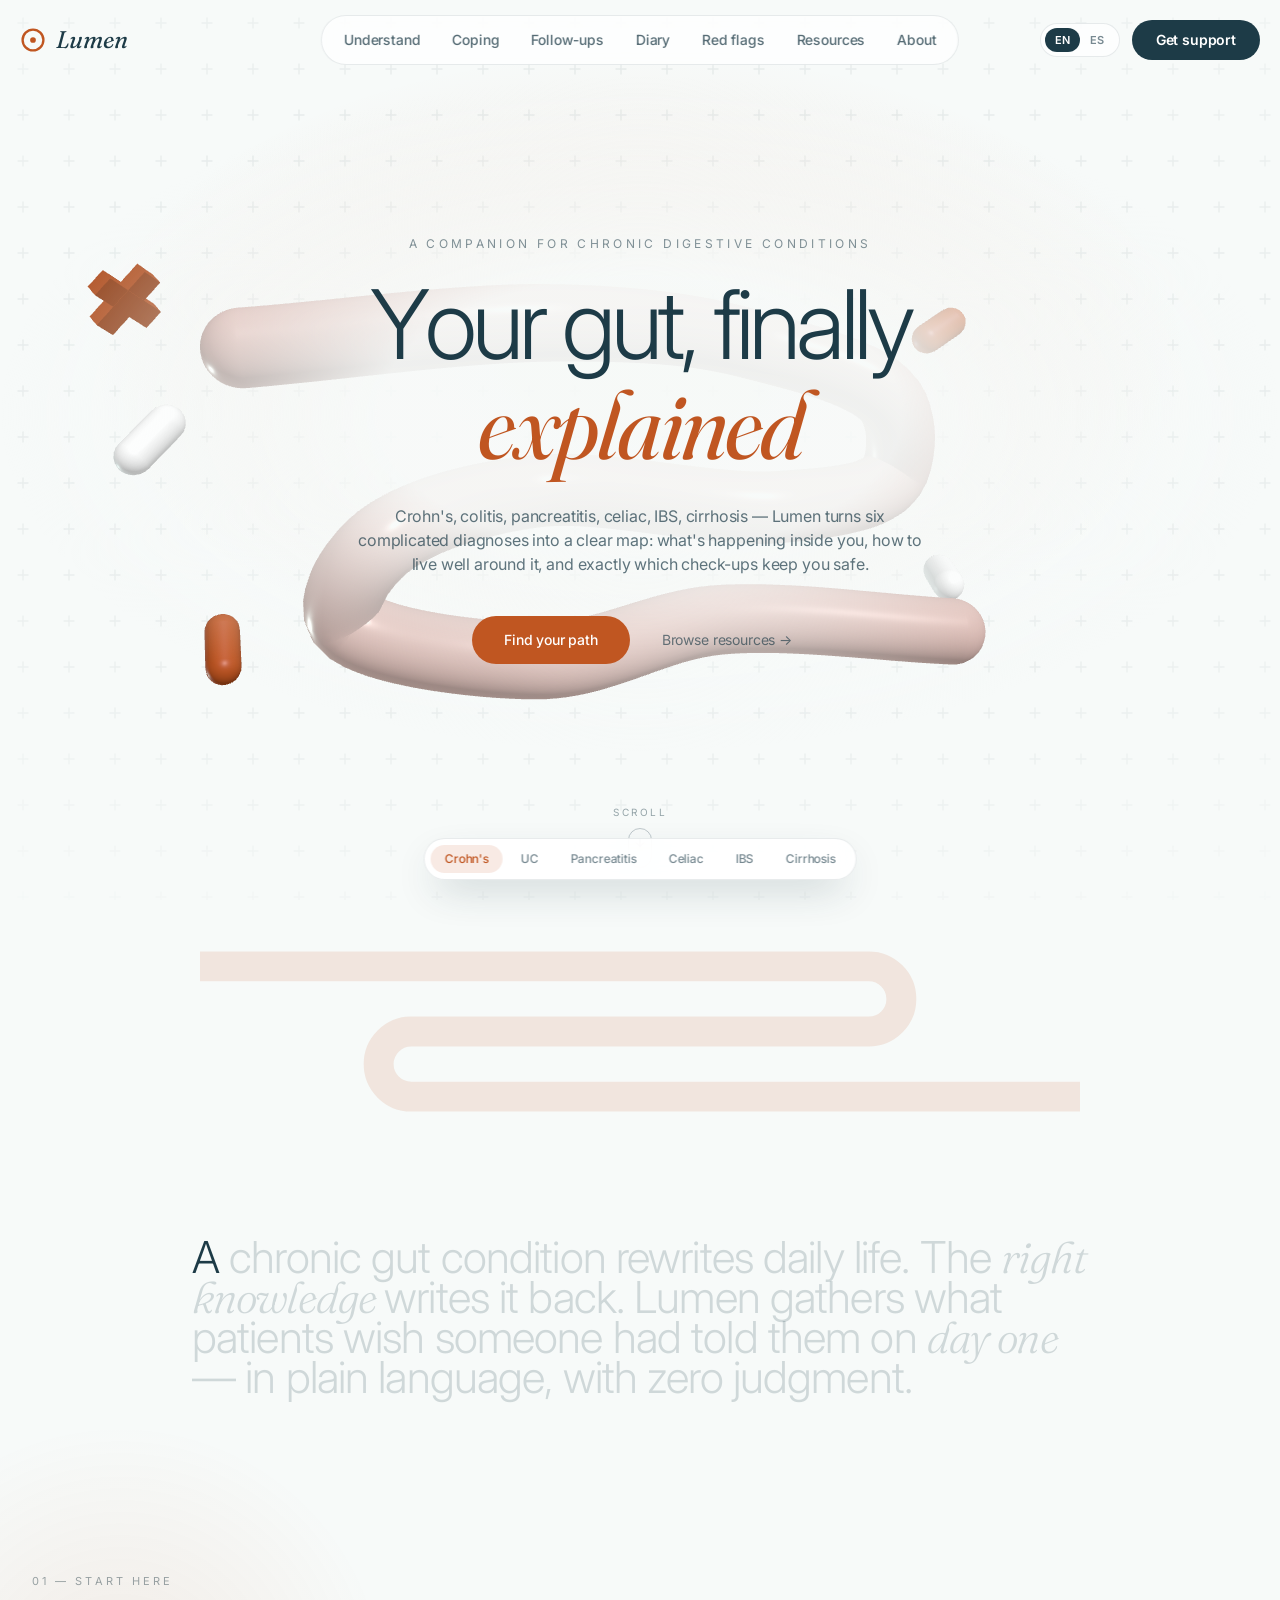
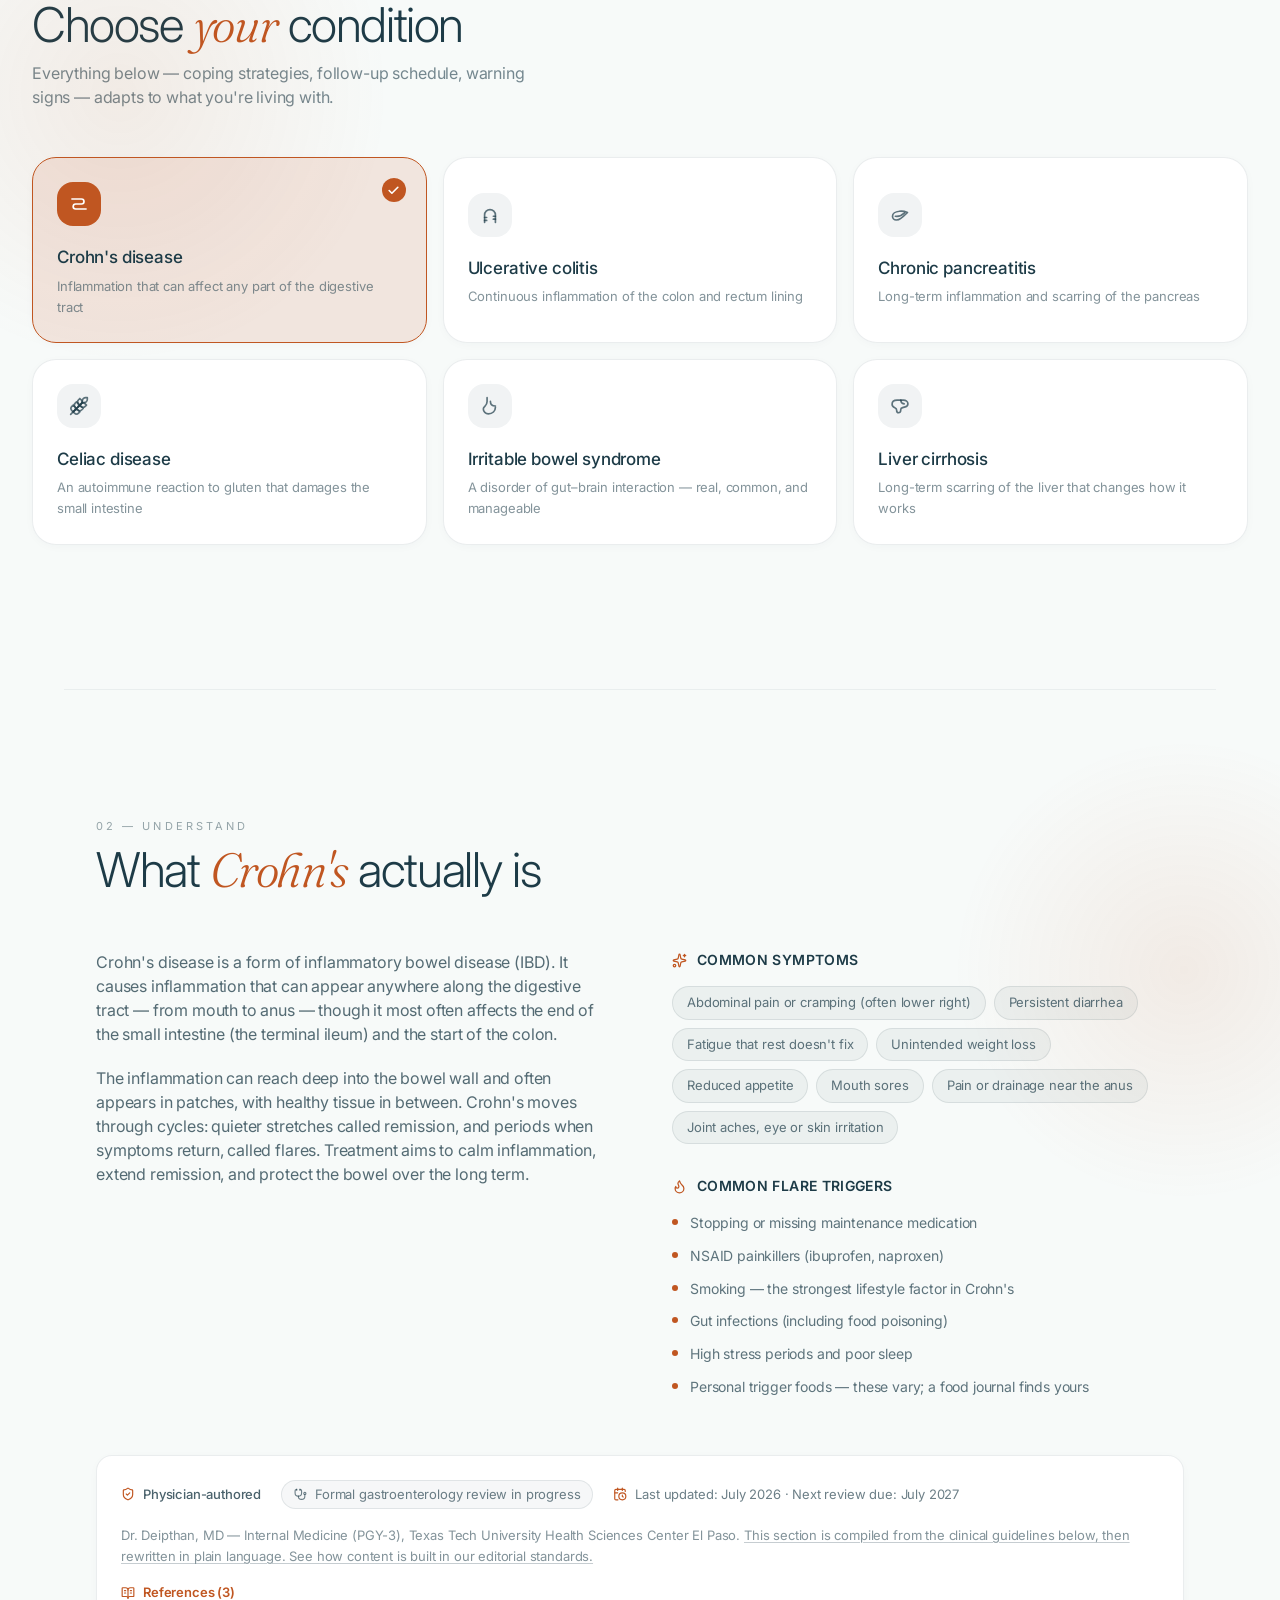
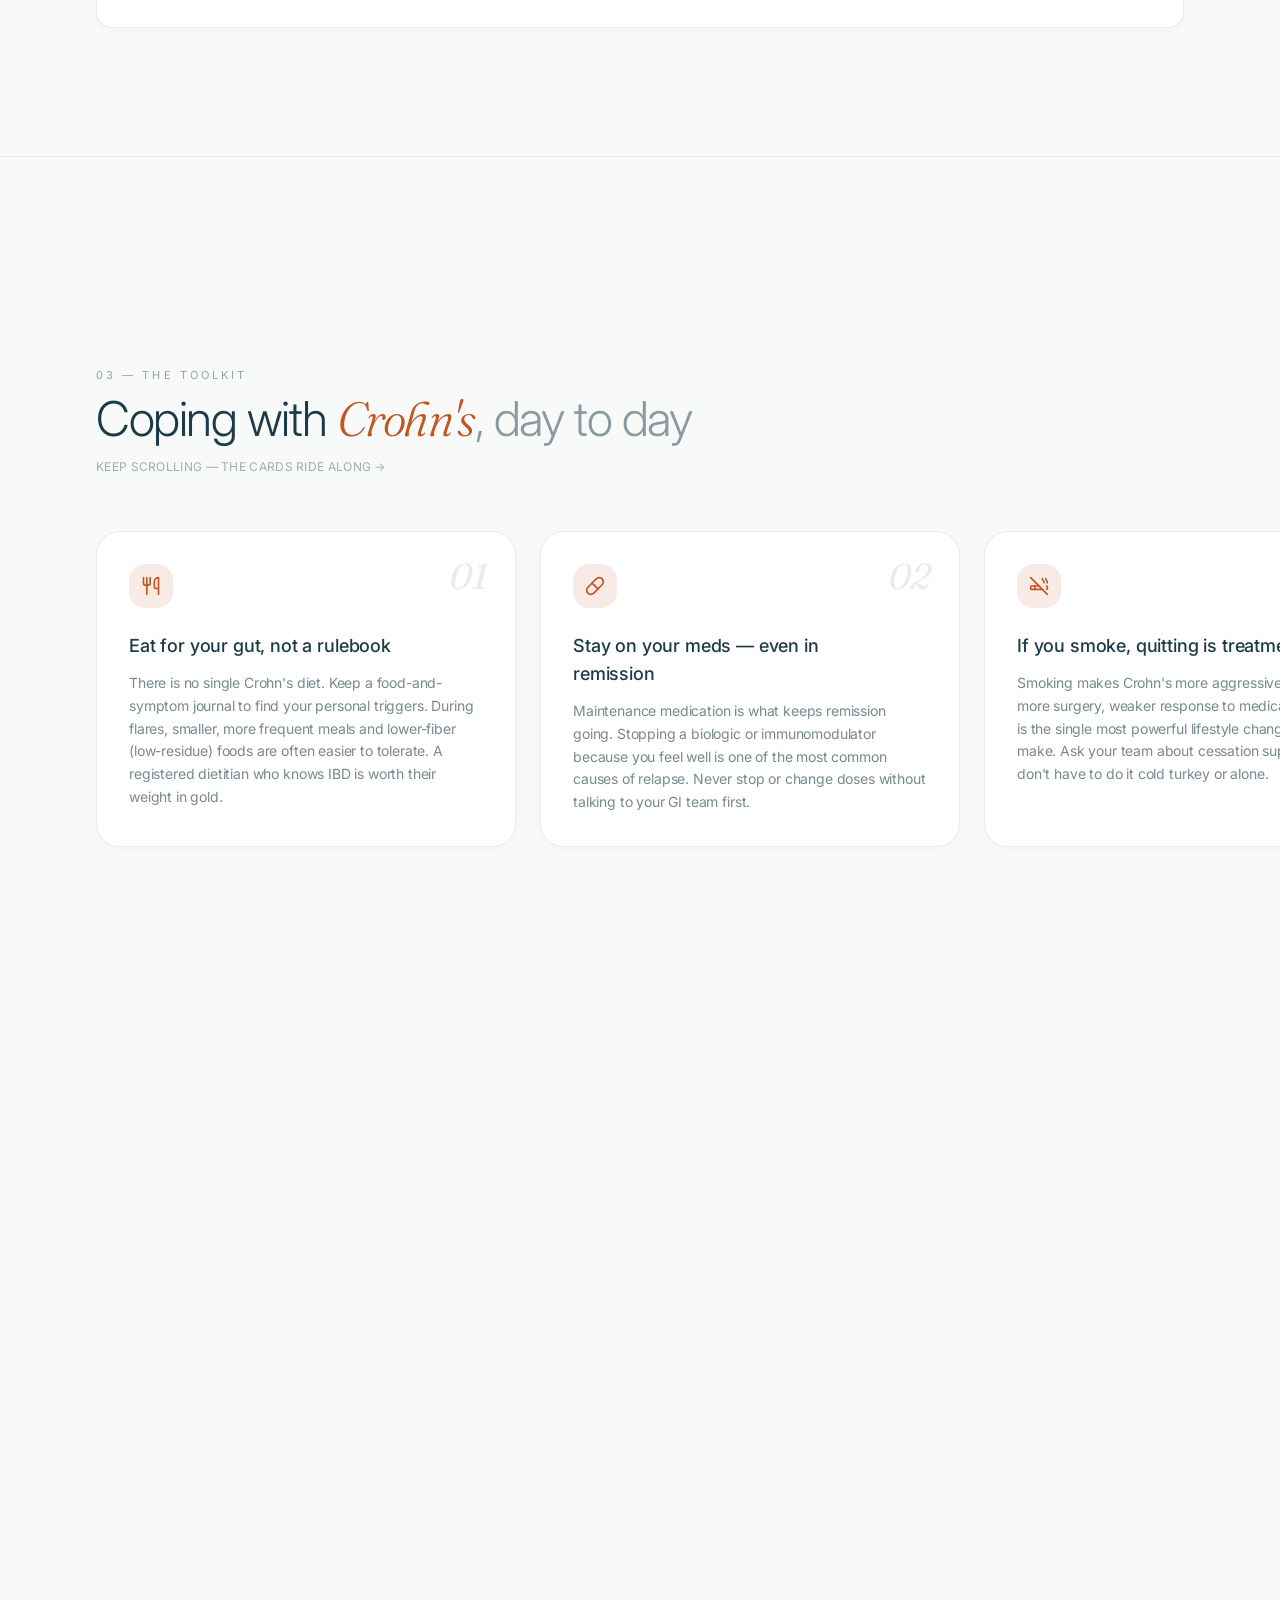
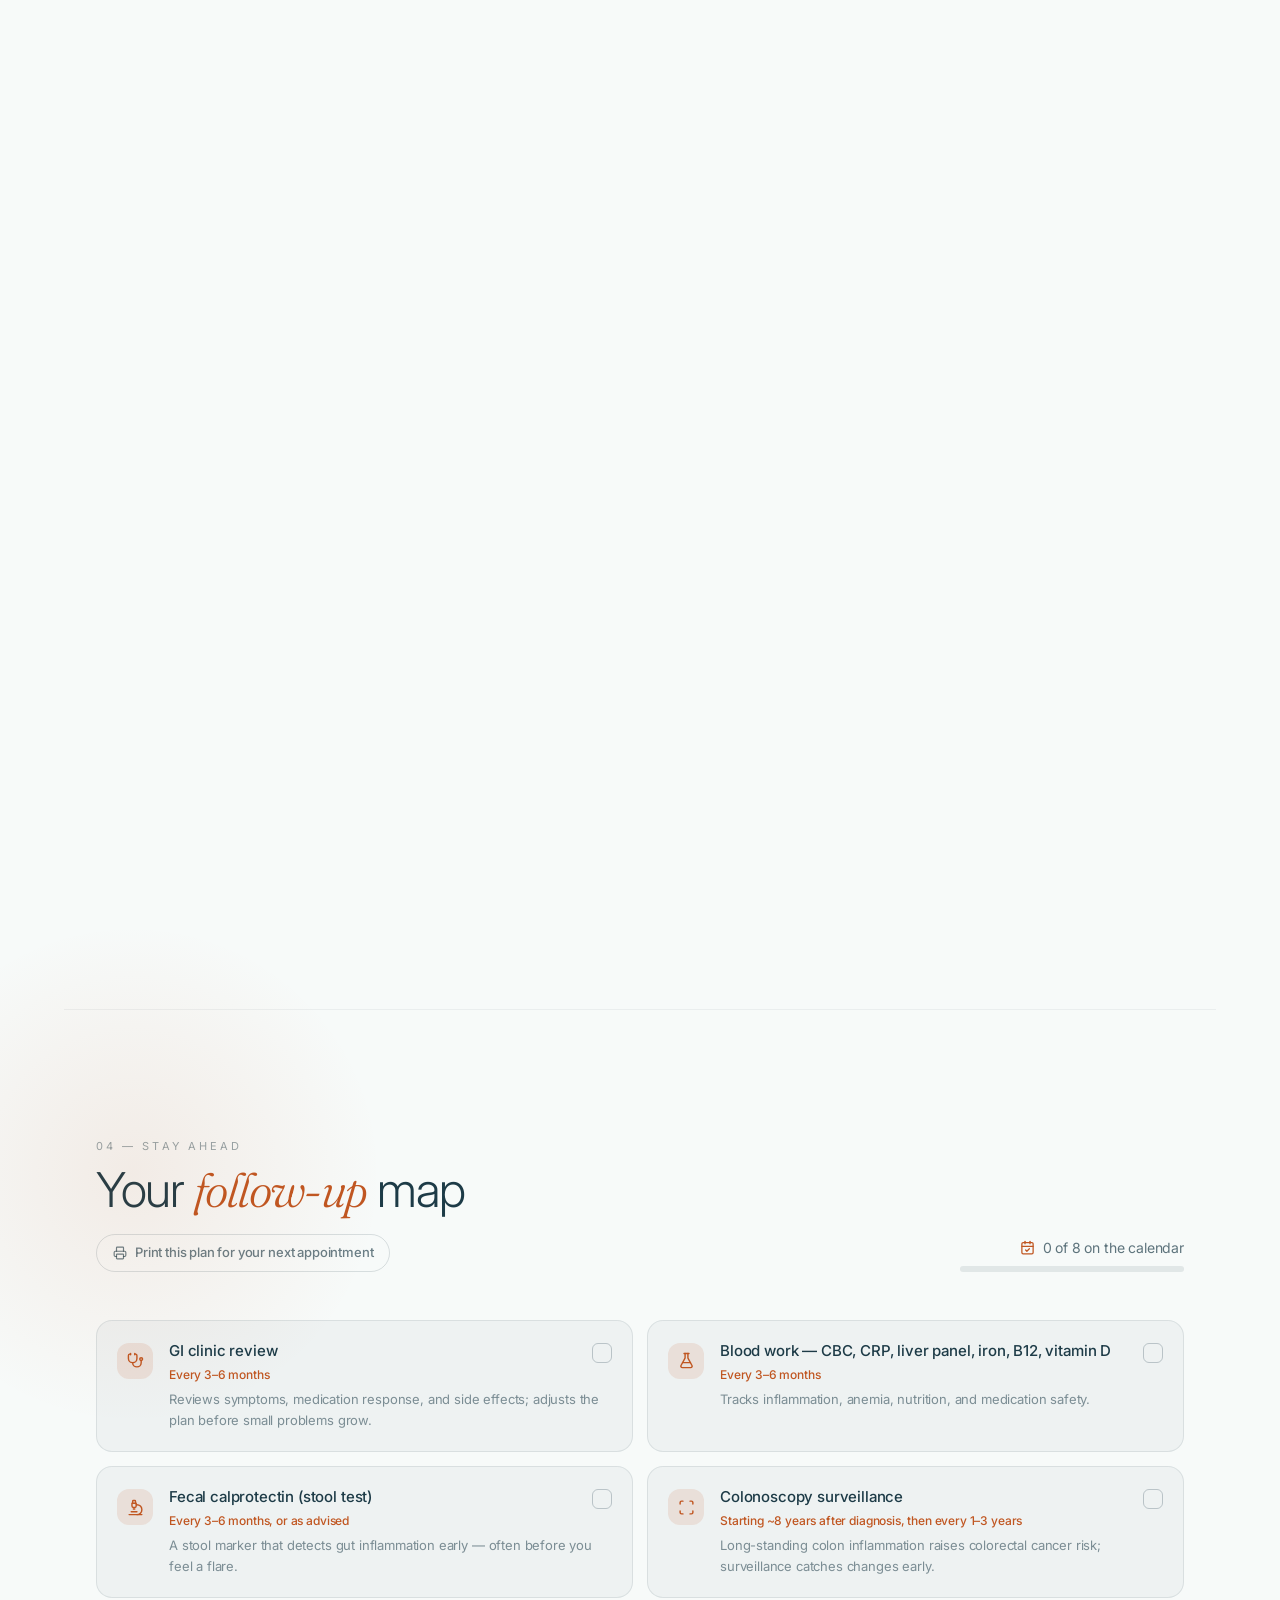
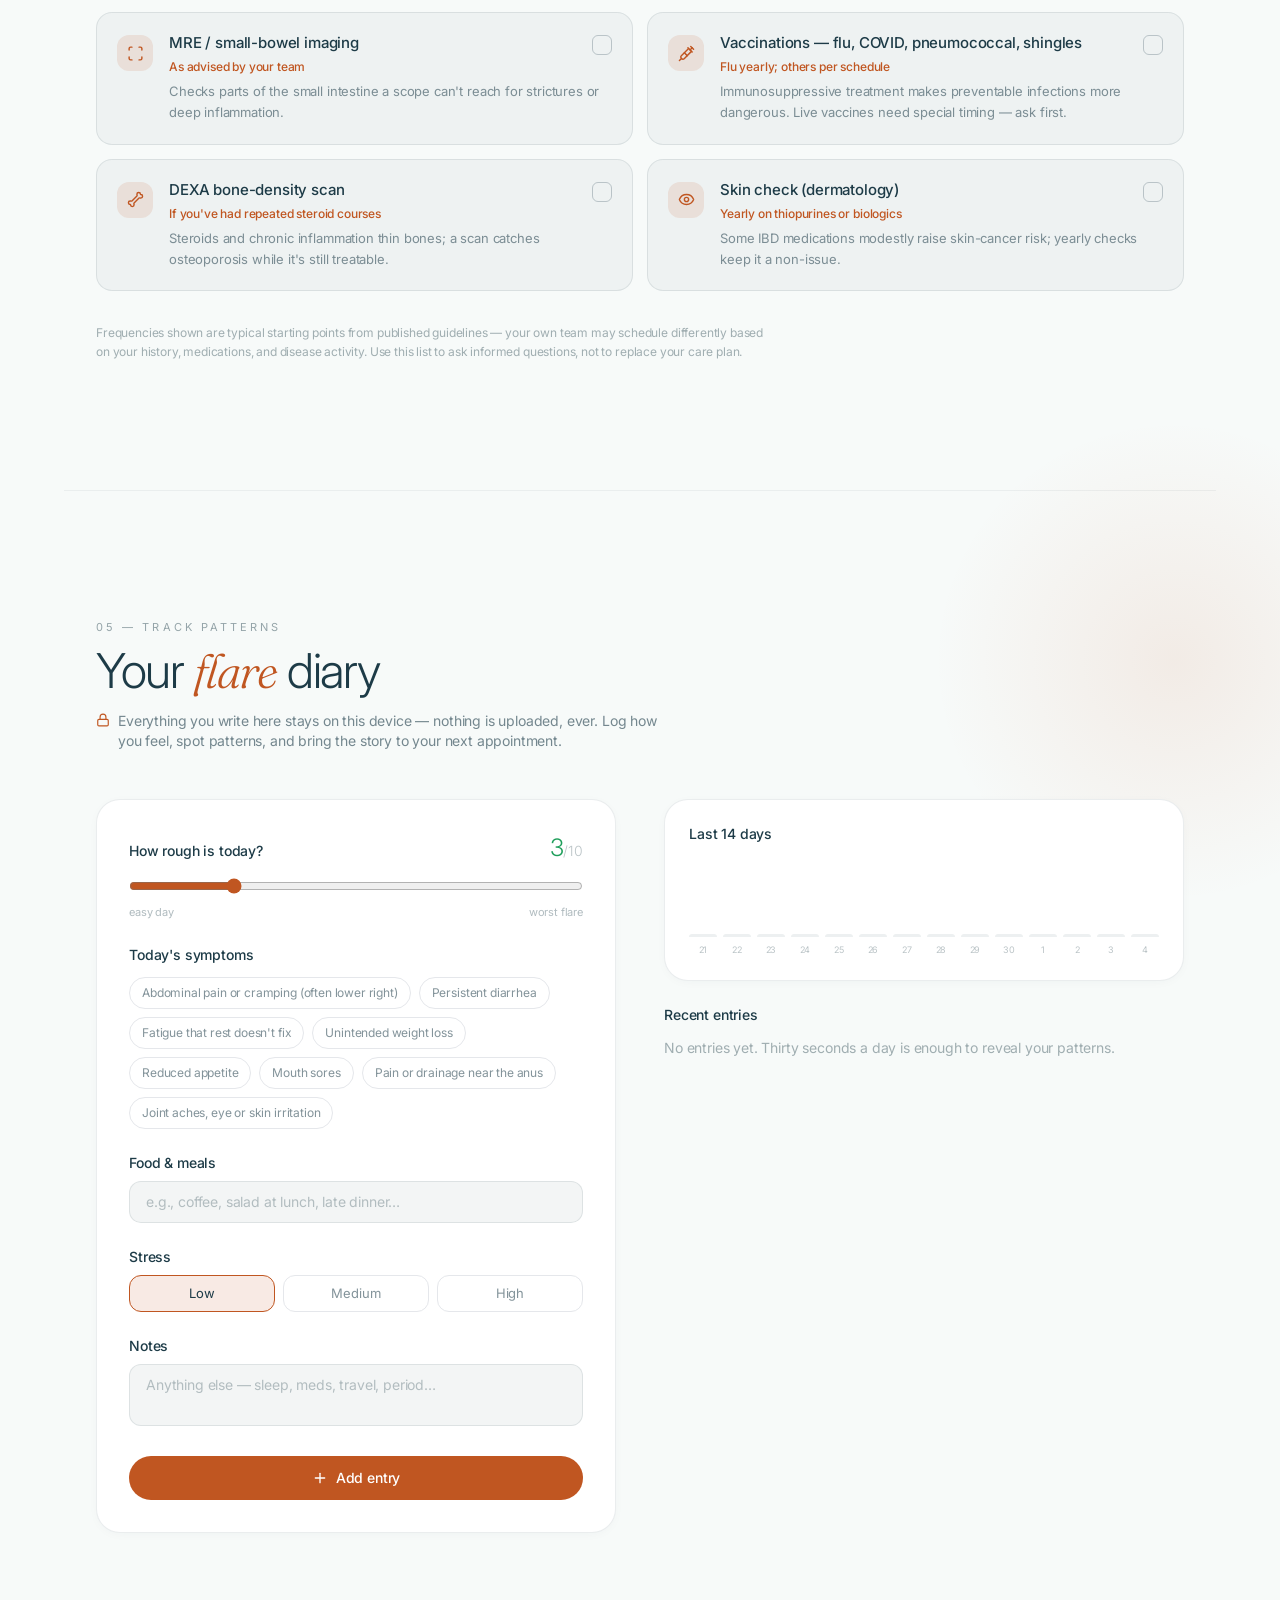
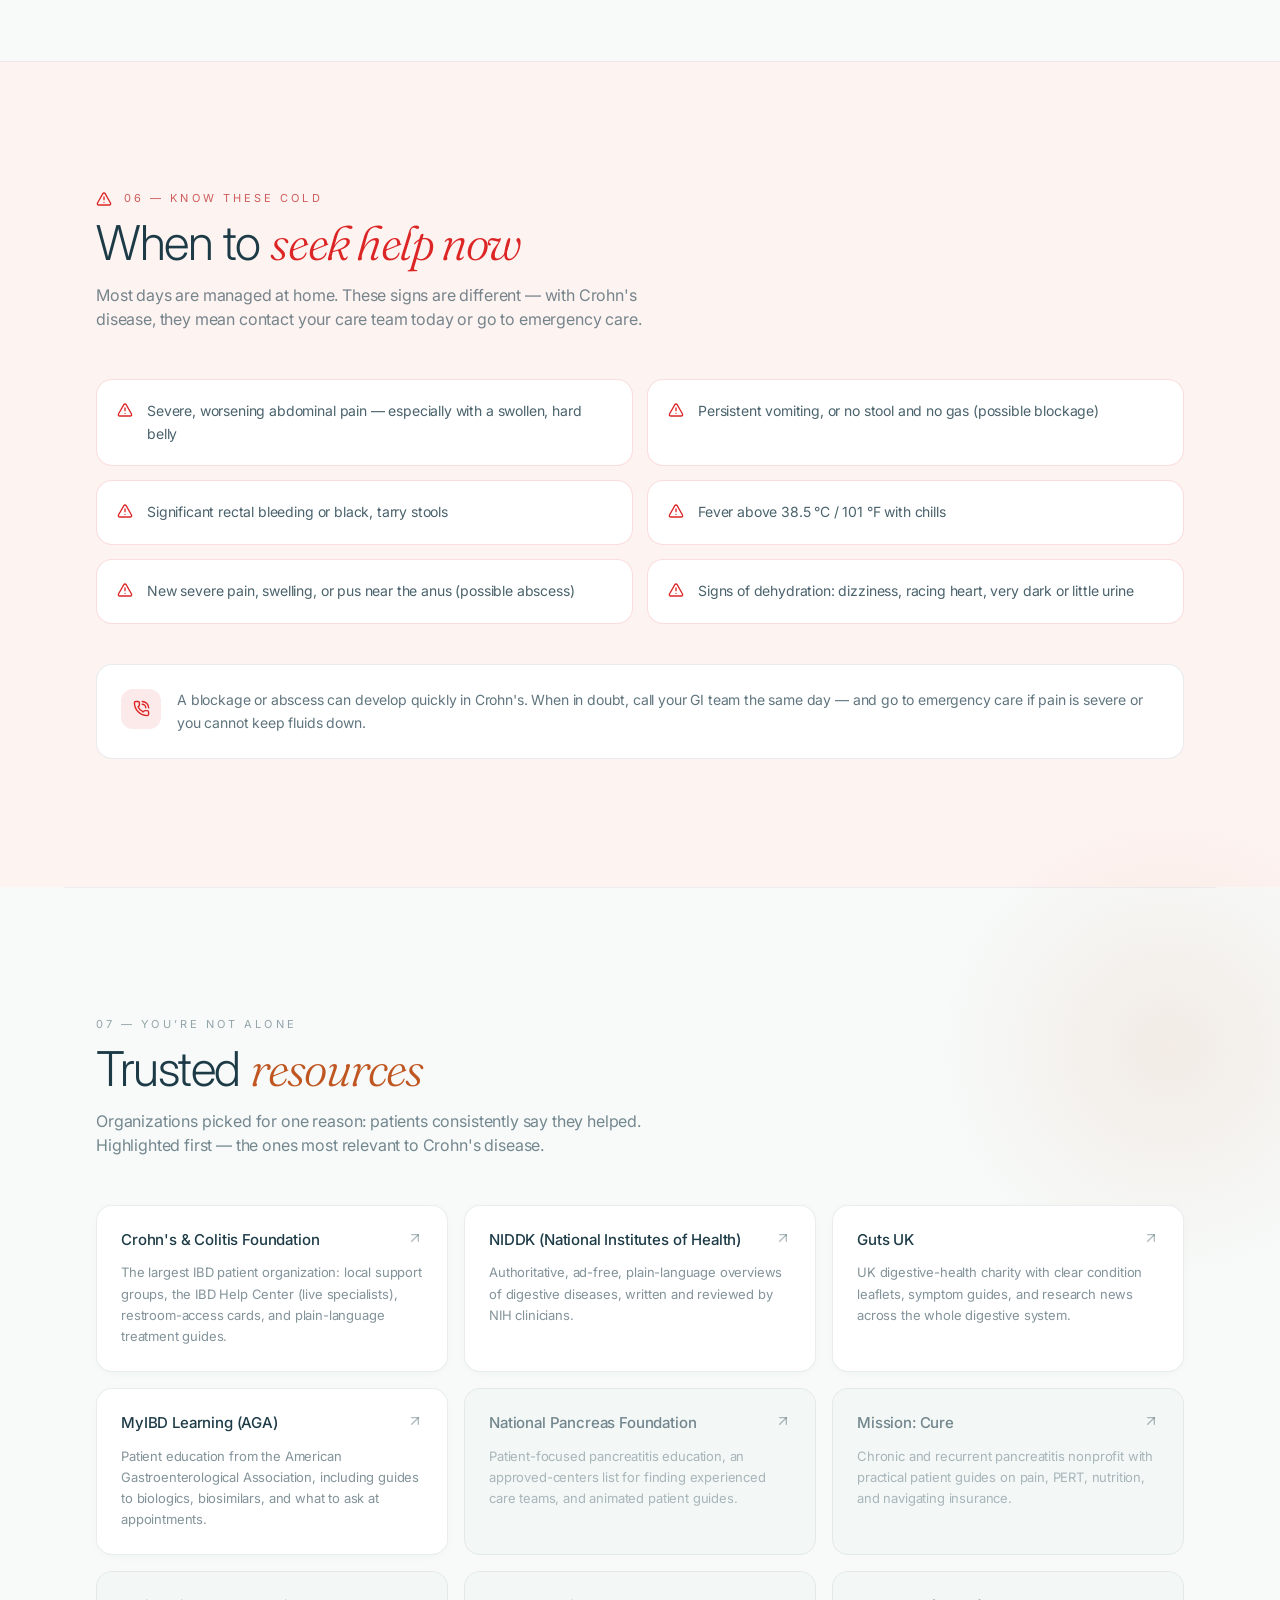
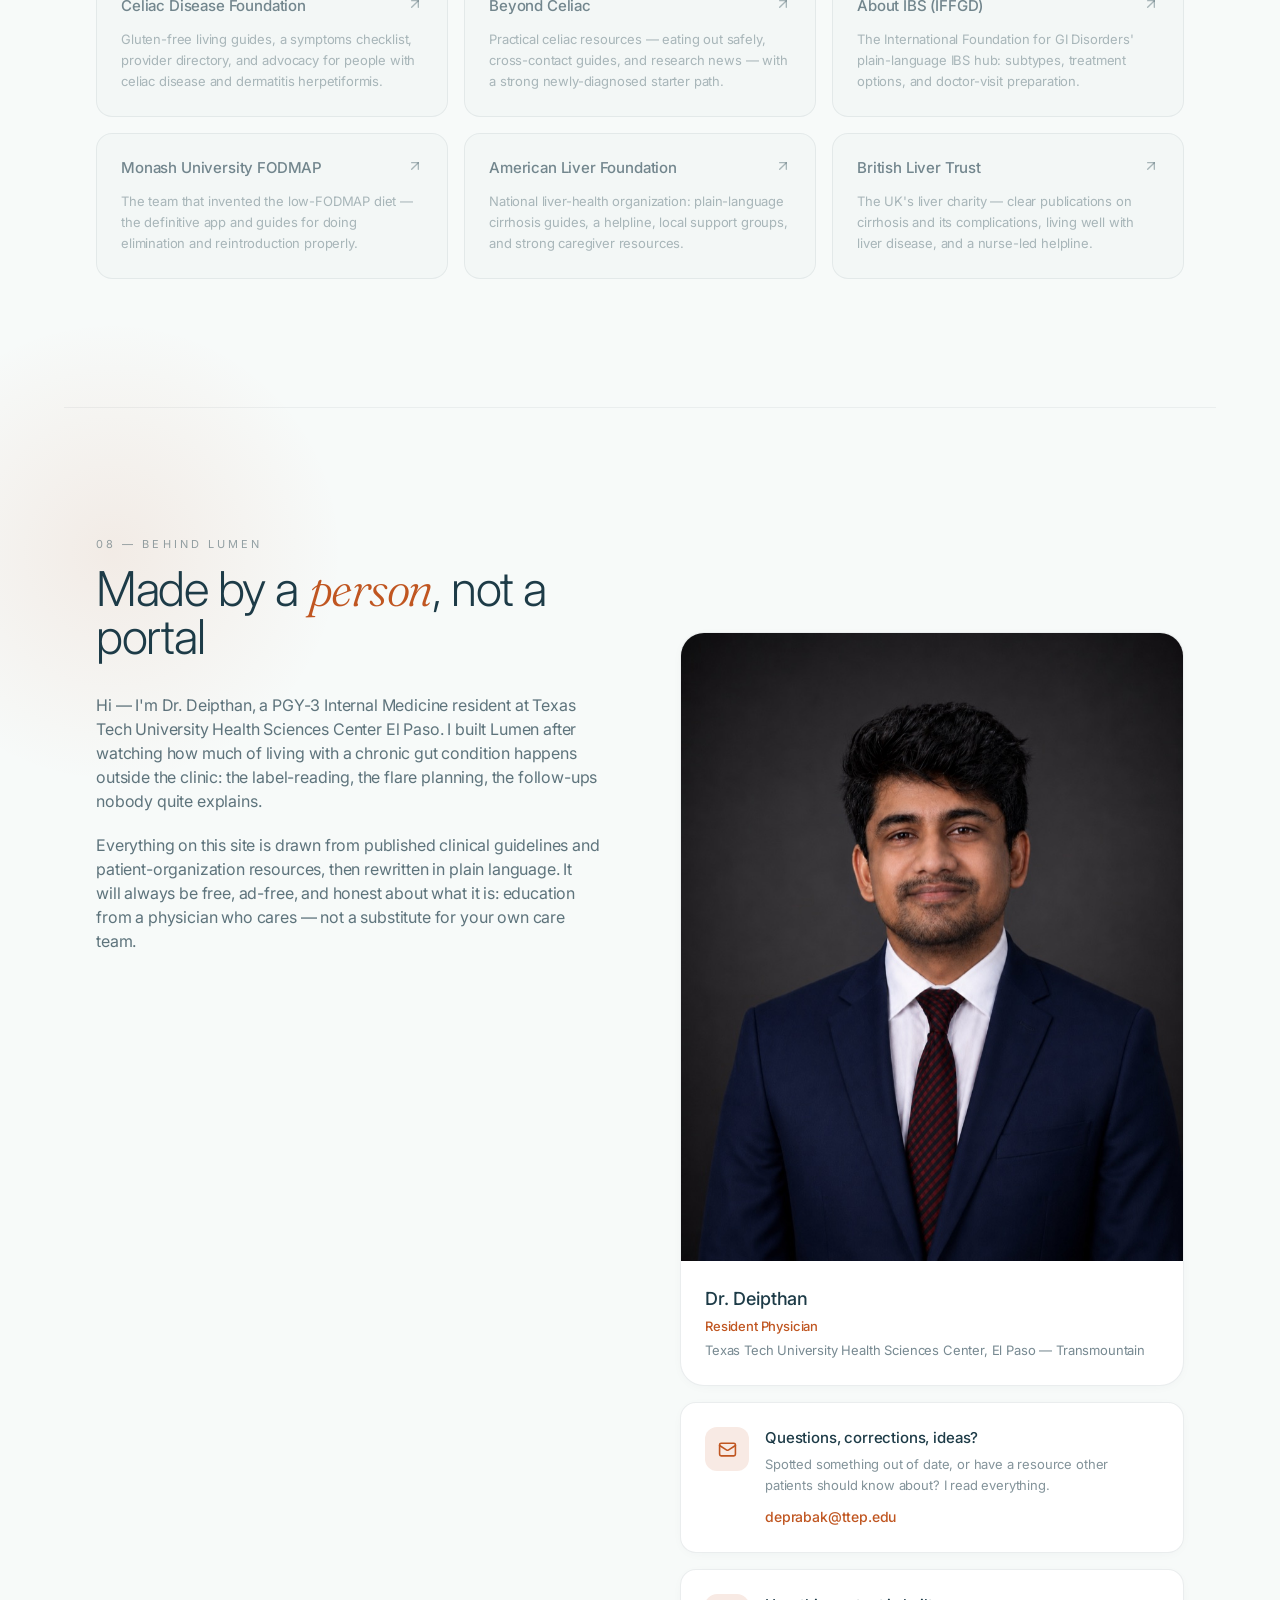
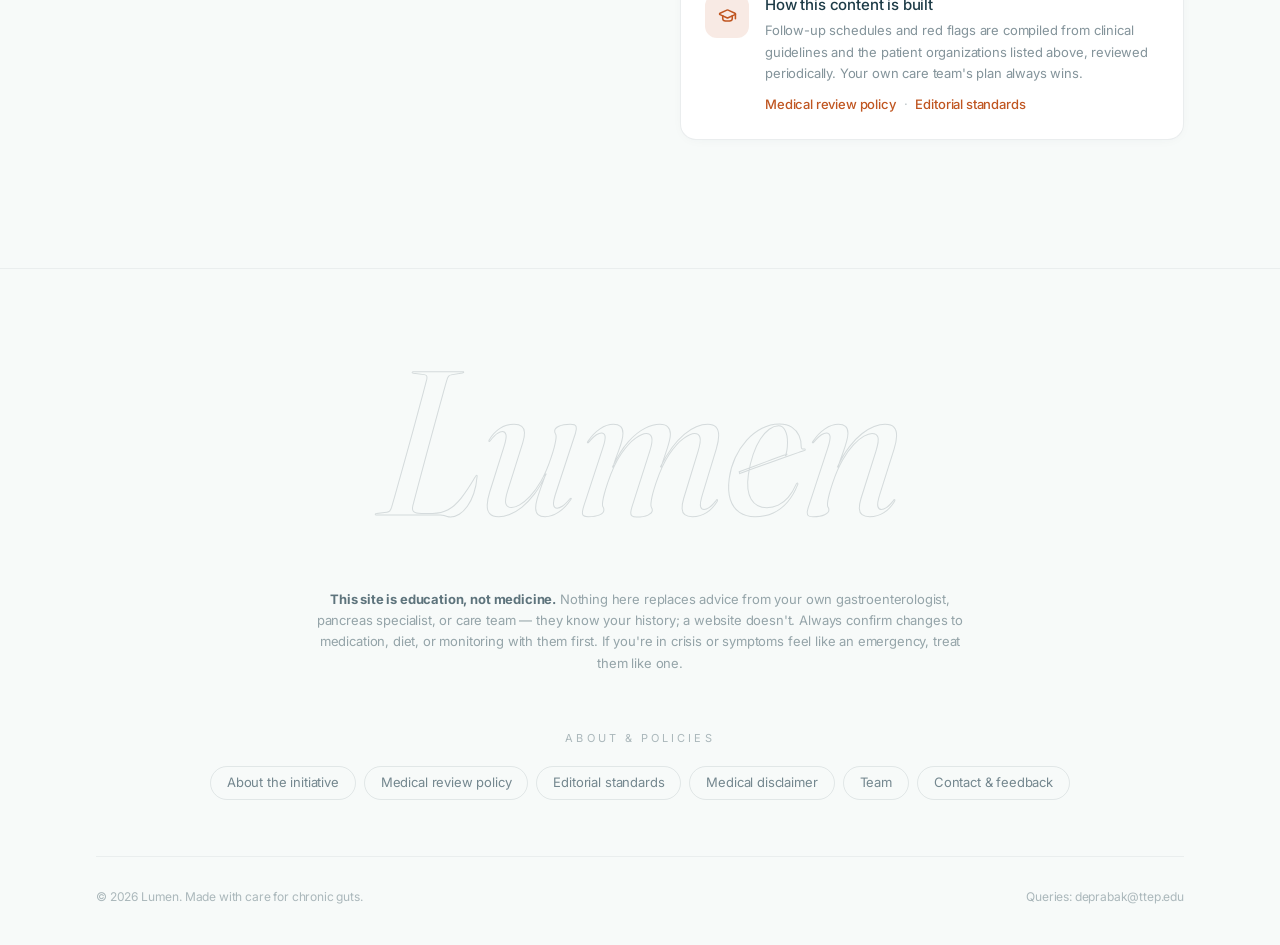
<file: index.html>
<!doctype html>
<html lang="en">
  <head>
    <meta charset="UTF-8" />
    <link rel="icon" type="image/svg+xml" href="data:image/svg+xml,<svg xmlns='http://www.w3.org/2000/svg' viewBox='0 0 100 100'><circle cx='50' cy='50' r='42' fill='none' stroke='%230f8377' stroke-width='10'/><circle cx='50' cy='50' r='12' fill='%230f8377'/></svg>" />
    <meta name="viewport" content="width=device-width, initial-scale=1.0" />
    <meta name="description" content="Lumen — a plain-language companion for living with Crohn's disease, ulcerative colitis, chronic pancreatitis, celiac disease, IBS, and liver cirrhosis. Understand your condition, build coping strategies, and stay on top of follow-ups." />
    <meta name="theme-color" content="#f7faf9" />
    <link rel="canonical" href="https://yourlumen.net/" />
    <meta property="og:type" content="website" />
    <meta property="og:url" content="https://yourlumen.net/" />
    <meta property="og:title" content="Lumen — living well with chronic GI conditions" />
    <meta property="og:description" content="Six complicated diagnoses turned into a clear map: what's happening inside you, how to live well around it, and which check-ups keep you safe." />
    <meta name="twitter:card" content="summary" />
    <meta name="twitter:title" content="Lumen — living well with chronic GI conditions" />
    <meta name="twitter:description" content="A plain-language companion for Crohn's, colitis, chronic pancreatitis, celiac disease, IBS, and liver cirrhosis." />
    <title>Lumen — living well with chronic GI conditions</title>
    <script type="module" crossorigin src="./index-NKglXq-7.js"></script>
    <link rel="stylesheet" crossorigin href="./index-BRYjyI83.css">
  </head>
  <body>
    <div id="root"></div>
  </body>
</html>
</file>
<file: index-BRYjyI83.css>
@import "https://fonts.googleapis.com/css2?family=Inter:wght@300;400;500;600;700&family=Fraunces:ital,opsz,wght@0,9..144,300..600;1,9..144,300..600&display=swap";*,:before,:after,::backdrop{--tw-border-spacing-x:0;--tw-border-spacing-y:0;--tw-translate-x:0;--tw-translate-y:0;--tw-rotate:0;--tw-skew-x:0;--tw-skew-y:0;--tw-scale-x:1;--tw-scale-y:1;--tw-pan-x: ;--tw-pan-y: ;--tw-pinch-zoom: ;--tw-scroll-snap-strictness:proximity;--tw-gradient-from-position: ;--tw-gradient-via-position: ;--tw-gradient-to-position: ;--tw-ordinal: ;--tw-slashed-zero: ;--tw-numeric-figure: ;--tw-numeric-spacing: ;--tw-numeric-fraction: ;--tw-ring-inset: ;--tw-ring-offset-width:0px;--tw-ring-offset-color:#fff;--tw-ring-color:#3b82f680;--tw-ring-offset-shadow:0 0 #0000;--tw-ring-shadow:0 0 #0000;--tw-shadow:0 0 #0000;--tw-shadow-colored:0 0 #0000;--tw-blur: ;--tw-brightness: ;--tw-contrast: ;--tw-grayscale: ;--tw-hue-rotate: ;--tw-invert: ;--tw-saturate: ;--tw-sepia: ;--tw-drop-shadow: ;--tw-backdrop-blur: ;--tw-backdrop-brightness: ;--tw-backdrop-contrast: ;--tw-backdrop-grayscale: ;--tw-backdrop-hue-rotate: ;--tw-backdrop-invert: ;--tw-backdrop-opacity: ;--tw-backdrop-saturate: ;--tw-backdrop-sepia: ;--tw-contain-size: ;--tw-contain-layout: ;--tw-contain-paint: ;--tw-contain-style: }*,:before,:after{box-sizing:border-box;border:0 solid #e5e7eb}:before,:after{--tw-content:""}html,:host{-webkit-text-size-adjust:100%;tab-size:4;font-feature-settings:normal;font-variation-settings:normal;-webkit-tap-highlight-color:transparent;font-family:ui-sans-serif,system-ui,sans-serif,Apple Color Emoji,Segoe UI Emoji,Segoe UI Symbol,Noto Color Emoji;line-height:1.5}body{line-height:inherit;margin:0}hr{height:0;color:inherit;border-top-width:1px}abbr:where([title]){-webkit-text-decoration:underline dotted;text-decoration:underline dotted}h1,h2,h3,h4,h5,h6{font-size:inherit;font-weight:inherit}a{color:inherit;-webkit-text-decoration:inherit;text-decoration:inherit}b,strong{font-weight:bolder}code,kbd,samp,pre{font-feature-settings:normal;font-variation-settings:normal;font-family:ui-monospace,SFMono-Regular,Menlo,Monaco,Consolas,Liberation Mono,Courier New,monospace;font-size:1em}small{font-size:80%}sub,sup{vertical-align:baseline;font-size:75%;line-height:0;position:relative}sub{bottom:-.25em}sup{top:-.5em}table{text-indent:0;border-color:inherit;border-collapse:collapse}button,input,optgroup,select,textarea{font-feature-settings:inherit;font-variation-settings:inherit;font-family:inherit;font-size:100%;font-weight:inherit;line-height:inherit;letter-spacing:inherit;color:inherit;margin:0;padding:0}button,select{text-transform:none}button,input:where([type=button]),input:where([type=reset]),input:where([type=submit]){-webkit-appearance:button;background-color:#0000;background-image:none}:-moz-focusring{outline:auto}:-moz-ui-invalid{box-shadow:none}progress{vertical-align:baseline}::-webkit-inner-spin-button{height:auto}::-webkit-outer-spin-button{height:auto}[type=search]{-webkit-appearance:textfield;outline-offset:-2px}::-webkit-search-decoration{-webkit-appearance:none}::-webkit-file-upload-button{-webkit-appearance:button;font:inherit}summary{display:list-item}blockquote,dl,dd,h1,h2,h3,h4,h5,h6,hr,figure,p,pre{margin:0}fieldset{margin:0;padding:0}legend{padding:0}ol,ul,menu{margin:0;padding:0;list-style:none}dialog{padding:0}textarea{resize:vertical}input::-moz-placeholder{opacity:1;color:#9ca3af}textarea::-moz-placeholder{opacity:1;color:#9ca3af}input::placeholder,textarea::placeholder{opacity:1;color:#9ca3af}button,[role=button]{cursor:pointer}:disabled{cursor:default}img,svg,video,canvas,audio,iframe,embed,object{vertical-align:middle;display:block}img,video{max-width:100%;height:auto}[hidden]:where(:not([hidden=until-found])){display:none}.pointer-events-none{pointer-events:none}.visible{visibility:visible}.invisible{visibility:hidden}.fixed{position:fixed}.absolute{position:absolute}.relative{position:relative}.inset-0{inset:0}.-left-40{left:-10rem}.-left-48{left:-12rem}.-right-48{right:-12rem}.-right-52{right:-13rem}.-top-20{top:-5rem}.-top-24{top:-6rem}.-top-40{top:-10rem}.bottom-5{bottom:1.25rem}.bottom-8{bottom:2rem}.left-0{left:0}.left-1\/2{left:50%}.right-0{right:0}.right-5{right:1.25rem}.right-7{right:1.75rem}.top-0{top:0}.top-10{top:2.5rem}.top-5{top:1.25rem}.top-6{top:1.5rem}.top-\[40\%\]{top:40%}.z-10{z-index:10}.z-\[100\]{z-index:100}.z-\[90\]{z-index:90}.mx-2{margin-left:.5rem;margin-right:.5rem}.mx-auto{margin-left:auto;margin-right:auto}.mb-1{margin-bottom:.25rem}.mb-1\.5{margin-bottom:.375rem}.mb-10{margin-bottom:2.5rem}.mb-12{margin-bottom:3rem}.mb-14{margin-bottom:3.5rem}.mb-2{margin-bottom:.5rem}.mb-2\.5{margin-bottom:.625rem}.mb-20{margin-bottom:5rem}.mb-3{margin-bottom:.75rem}.mb-4{margin-bottom:1rem}.mb-5{margin-bottom:1.25rem}.mb-6{margin-bottom:1.5rem}.mb-8{margin-bottom:2rem}.mt-0\.5{margin-top:.125rem}.mt-1{margin-top:.25rem}.mt-1\.5{margin-top:.375rem}.mt-10{margin-top:2.5rem}.mt-14{margin-top:3.5rem}.mt-2{margin-top:.5rem}.mt-4{margin-top:1rem}.mt-5{margin-top:1.25rem}.mt-8{margin-top:2rem}.mt-\[7px\]{margin-top:7px}.mt-\[9px\]{margin-top:9px}.block{display:block}.inline-block{display:inline-block}.flex{display:flex}.inline-flex{display:inline-flex}.grid{display:grid}.hidden{display:none}.aspect-\[4\/3\]{aspect-ratio:4/3}.aspect-\[4\/5\]{aspect-ratio:4/5}.h-1\.5{height:.375rem}.h-10{height:2.5rem}.h-11{height:2.75rem}.h-24{height:6rem}.h-5{height:1.25rem}.h-6{height:1.5rem}.h-7{height:1.75rem}.h-9{height:2.25rem}.h-\[480px\]{height:480px}.h-\[500px\]{height:500px}.h-\[520px\]{height:520px}.h-\[560px\]{height:560px}.h-\[620px\]{height:620px}.h-full{height:100%}.h-screen{height:100vh}.max-h-\[420px\]{max-height:420px}.min-h-screen{min-height:100vh}.w-1\.5{width:.375rem}.w-10{width:2.5rem}.w-11{width:2.75rem}.w-5{width:1.25rem}.w-6{width:1.5rem}.w-7{width:1.75rem}.w-9{width:2.25rem}.w-\[480px\]{width:480px}.w-\[500px\]{width:500px}.w-\[520px\]{width:520px}.w-\[560px\]{width:560px}.w-\[min\(1100px\,130vw\)\]{width:min(1100px,130vw)}.w-full{width:100%}.min-w-0{min-width:0}.max-w-2xl{max-width:42rem}.max-w-3xl{max-width:48rem}.max-w-4xl{max-width:56rem}.max-w-6xl{max-width:72rem}.max-w-7xl{max-width:80rem}.max-w-\[94vw\]{max-width:94vw}.max-w-lg{max-width:32rem}.max-w-xl{max-width:36rem}.flex-1{flex:1}.shrink-0{flex-shrink:0}.grow{flex-grow:1}.-translate-x-1\/2{--tw-translate-x:-50%;transform:translate(var(--tw-translate-x), var(--tw-translate-y)) rotate(var(--tw-rotate)) skewX(var(--tw-skew-x)) skewY(var(--tw-skew-y)) scaleX(var(--tw-scale-x)) scaleY(var(--tw-scale-y))}.-translate-y-1\/2{--tw-translate-y:-50%;transform:translate(var(--tw-translate-x), var(--tw-translate-y)) rotate(var(--tw-rotate)) skewX(var(--tw-skew-x)) skewY(var(--tw-skew-y)) scaleX(var(--tw-scale-x)) scaleY(var(--tw-scale-y))}.translate-y-0{--tw-translate-y:0px;transform:translate(var(--tw-translate-x), var(--tw-translate-y)) rotate(var(--tw-rotate)) skewX(var(--tw-skew-x)) skewY(var(--tw-skew-y)) scaleX(var(--tw-scale-x)) scaleY(var(--tw-scale-y))}.translate-y-6{--tw-translate-y:1.5rem;transform:translate(var(--tw-translate-x), var(--tw-translate-y)) rotate(var(--tw-rotate)) skewX(var(--tw-skew-x)) skewY(var(--tw-skew-y)) scaleX(var(--tw-scale-x)) scaleY(var(--tw-scale-y))}.scale-100{--tw-scale-x:1;--tw-scale-y:1;transform:translate(var(--tw-translate-x), var(--tw-translate-y)) rotate(var(--tw-rotate)) skewX(var(--tw-skew-x)) skewY(var(--tw-skew-y)) scaleX(var(--tw-scale-x)) scaleY(var(--tw-scale-y))}.scale-50{--tw-scale-x:.5;--tw-scale-y:.5;transform:translate(var(--tw-translate-x), var(--tw-translate-y)) rotate(var(--tw-rotate)) skewX(var(--tw-skew-x)) skewY(var(--tw-skew-y)) scaleX(var(--tw-scale-x)) scaleY(var(--tw-scale-y))}.transform{transform:translate(var(--tw-translate-x), var(--tw-translate-y)) rotate(var(--tw-rotate)) skewX(var(--tw-skew-x)) skewY(var(--tw-skew-y)) scaleX(var(--tw-scale-x)) scaleY(var(--tw-scale-y))}.select-none{-webkit-user-select:none;user-select:none}.resize-none{resize:none}.resize{resize:both}.flex-col{flex-direction:column}.flex-wrap{flex-wrap:wrap}.items-start{align-items:flex-start}.items-end{align-items:flex-end}.items-center{align-items:center}.items-baseline{align-items:baseline}.justify-center{justify-content:center}.justify-between{justify-content:space-between}.gap-0\.5{gap:.125rem}.gap-1{gap:.25rem}.gap-1\.5{gap:.375rem}.gap-12{gap:3rem}.gap-2{gap:.5rem}.gap-2\.5{gap:.625rem}.gap-3{gap:.75rem}.gap-3\.5{gap:.875rem}.gap-4{gap:1rem}.gap-5{gap:1.25rem}.gap-6{gap:1.5rem}.gap-8{gap:2rem}.gap-x-2{-moz-column-gap:.5rem;column-gap:.5rem}.gap-x-5{-moz-column-gap:1.25rem;column-gap:1.25rem}.gap-y-2{row-gap:.5rem}.gap-y-2\.5{row-gap:.625rem}.space-y-10>:not([hidden])~:not([hidden]){--tw-space-y-reverse:0;margin-top:calc(2.5rem * calc(1 - var(--tw-space-y-reverse)));margin-bottom:calc(2.5rem * var(--tw-space-y-reverse))}.space-y-2\.5>:not([hidden])~:not([hidden]){--tw-space-y-reverse:0;margin-top:calc(.625rem * calc(1 - var(--tw-space-y-reverse)));margin-bottom:calc(.625rem * var(--tw-space-y-reverse))}.space-y-3>:not([hidden])~:not([hidden]){--tw-space-y-reverse:0;margin-top:calc(.75rem * calc(1 - var(--tw-space-y-reverse)));margin-bottom:calc(.75rem * var(--tw-space-y-reverse))}.space-y-4>:not([hidden])~:not([hidden]){--tw-space-y-reverse:0;margin-top:calc(1rem * calc(1 - var(--tw-space-y-reverse)));margin-bottom:calc(1rem * var(--tw-space-y-reverse))}.space-y-5>:not([hidden])~:not([hidden]){--tw-space-y-reverse:0;margin-top:calc(1.25rem * calc(1 - var(--tw-space-y-reverse)));margin-bottom:calc(1.25rem * var(--tw-space-y-reverse))}.space-y-6>:not([hidden])~:not([hidden]){--tw-space-y-reverse:0;margin-top:calc(1.5rem * calc(1 - var(--tw-space-y-reverse)));margin-bottom:calc(1.5rem * var(--tw-space-y-reverse))}.space-y-8>:not([hidden])~:not([hidden]){--tw-space-y-reverse:0;margin-top:calc(2rem * calc(1 - var(--tw-space-y-reverse)));margin-bottom:calc(2rem * var(--tw-space-y-reverse))}.overflow-hidden{overflow:hidden}.overflow-x-auto{overflow-x:auto}.overflow-y-auto{overflow-y:auto}.truncate{text-overflow:ellipsis;white-space:nowrap;overflow:hidden}.whitespace-nowrap{white-space:nowrap}.rounded-2xl{border-radius:1rem}.rounded-3xl{border-radius:1.5rem}.rounded-full{border-radius:9999px}.rounded-lg{border-radius:.5rem}.rounded-md{border-radius:.375rem}.rounded-xl{border-radius:.75rem}.rounded-t-md{border-top-left-radius:.375rem;border-top-right-radius:.375rem}.border{border-width:1px}.border-t{border-top-width:1px}.border-dashed{border-style:dashed}.border-ink\/10{border-color:#1d3b471a}.border-ink\/15{border-color:#1d3b4726}.border-ink\/25{border-color:#1d3b4740}.border-ink\/\[0\.06\]{border-color:#1d3b470f}.border-ink\/\[0\.07\]{border-color:#1d3b4712}.border-red-600\/15{border-color:#dc262626}.border-transparent{border-color:#0000}.bg-\[\#fdf3f1\]{--tw-bg-opacity:1;background-color:rgb(253 243 241/var(--tw-bg-opacity,1))}.bg-ink{--tw-bg-opacity:1;background-color:rgb(29 59 71/var(--tw-bg-opacity,1))}.bg-ink\/10{background-color:#1d3b471a}.bg-ink\/\[0\.015\]{background-color:#1d3b4704}.bg-ink\/\[0\.02\]{background-color:#1d3b4705}.bg-ink\/\[0\.04\]{background-color:#1d3b470a}.bg-ink\/\[0\.05\]{background-color:#1d3b470d}.bg-red-600\/10{background-color:#dc26261a}.bg-white{--tw-bg-opacity:1;background-color:rgb(255 255 255/var(--tw-bg-opacity,1))}.bg-white\/70{background-color:#ffffffb3}.bg-white\/75{background-color:#ffffffbf}.bg-white\/90{background-color:#ffffffe6}.\!bg-none{background-image:none!important}.object-cover{-o-object-fit:cover;object-fit:cover}.p-1{padding:.25rem}.p-4{padding:1rem}.p-5{padding:1.25rem}.p-6{padding:1.5rem}.p-7{padding:1.75rem}.p-8{padding:2rem}.px-1\.5{padding-left:.375rem;padding-right:.375rem}.px-2{padding-left:.5rem;padding-right:.5rem}.px-2\.5{padding-left:.625rem;padding-right:.625rem}.px-3{padding-left:.75rem;padding-right:.75rem}.px-3\.5{padding-left:.875rem;padding-right:.875rem}.px-4{padding-left:1rem;padding-right:1rem}.px-5{padding-left:1.25rem;padding-right:1.25rem}.px-6{padding-left:1.5rem;padding-right:1.5rem}.px-7{padding-left:1.75rem;padding-right:1.75rem}.px-8{padding-left:2rem;padding-right:2rem}.py-1{padding-top:.25rem;padding-bottom:.25rem}.py-1\.5{padding-top:.375rem;padding-bottom:.375rem}.py-2{padding-top:.5rem;padding-bottom:.5rem}.py-2\.5{padding-top:.625rem;padding-bottom:.625rem}.py-24{padding-top:6rem;padding-bottom:6rem}.py-3{padding-top:.75rem;padding-bottom:.75rem}.py-3\.5{padding-top:.875rem;padding-bottom:.875rem}.pb-10{padding-bottom:2.5rem}.pb-24{padding-bottom:6rem}.pb-28{padding-bottom:7rem}.pb-32{padding-bottom:8rem}.pl-3{padding-left:.75rem}.pr-1{padding-right:.25rem}.pr-10{padding-right:2.5rem}.pr-4{padding-right:1rem}.pt-10{padding-top:2.5rem}.pt-2{padding-top:.5rem}.pt-20{padding-top:5rem}.pt-32{padding-top:8rem}.pt-4{padding-top:1rem}.pt-8{padding-top:2rem}.text-left{text-align:left}.text-center{text-align:center}.text-2xl{font-size:1.5rem;line-height:2rem}.text-3xl{font-size:1.875rem;line-height:2.25rem}.text-4xl{font-size:2.25rem;line-height:2.5rem}.text-5xl{font-size:3rem;line-height:1}.text-\[10px\]{font-size:10px}.text-\[11px\]{font-size:11px}.text-\[12px\]{font-size:12px}.text-\[13px\]{font-size:13px}.text-\[15px\]{font-size:15px}.text-\[17px\]{font-size:17px}.text-\[22vw\]{font-size:22vw}.text-\[9px\]{font-size:9px}.text-lg{font-size:1.125rem;line-height:1.75rem}.text-sm{font-size:.875rem;line-height:1.25rem}.text-xl{font-size:1.25rem;line-height:1.75rem}.text-xs{font-size:.75rem;line-height:1rem}.font-light{font-weight:300}.font-medium{font-weight:500}.font-normal{font-weight:400}.font-semibold{font-weight:600}.uppercase{text-transform:uppercase}.italic{font-style:italic}.tabular-nums{--tw-numeric-spacing:tabular-nums;font-variant-numeric:var(--tw-ordinal) var(--tw-slashed-zero) var(--tw-numeric-figure) var(--tw-numeric-spacing) var(--tw-numeric-fraction)}.leading-\[0\.9\]{line-height:.9}.leading-\[1\.02\]{line-height:1.02}.leading-relaxed{line-height:1.625}.leading-snug{line-height:1.375}.tracking-\[-0\.01em\]{letter-spacing:-.01em}.tracking-\[-0\.02em\]{letter-spacing:-.02em}.tracking-\[-0\.03em\]{letter-spacing:-.03em}.tracking-\[0\.25em\]{letter-spacing:.25em}.tracking-\[0\.28em\]{letter-spacing:.28em}.tracking-wide{letter-spacing:.025em}.text-ink{--tw-text-opacity:1;color:rgb(29 59 71/var(--tw-text-opacity,1))}.text-ink\/10{color:#1d3b471a}.text-ink\/30{color:#1d3b474d}.text-ink\/35{color:#1d3b4759}.text-ink\/40{color:#1d3b4766}.text-ink\/45{color:#1d3b4773}.text-ink\/50{color:#1d3b4780}.text-ink\/55{color:#1d3b478c}.text-ink\/60{color:#1d3b4799}.text-ink\/65{color:#1d3b47a6}.text-ink\/70{color:#1d3b47b3}.text-ink\/75{color:#1d3b47bf}.text-ink\/80{color:#1d3b47cc}.text-red-600{--tw-text-opacity:1;color:rgb(220 38 38/var(--tw-text-opacity,1))}.text-red-700\/70{color:#b91c1cb3}.text-red-700\/80{color:#b91c1ccc}.text-white{--tw-text-opacity:1;color:rgb(255 255 255/var(--tw-text-opacity,1))}.underline{text-decoration-line:underline}.decoration-ink\/25{text-decoration-color:#1d3b4740}.underline-offset-2{text-underline-offset:2px}.accent-\[var\(--accent\)\]{accent-color:var(--accent)}.opacity-0{opacity:0}.opacity-100{opacity:1}.opacity-50{opacity:.5}.shadow-\[0_16px_40px_-12px_rgba\(29\,59\,71\,0\.3\)\]{--tw-shadow:0 16px 40px -12px #1d3b474d;--tw-shadow-colored:0 16px 40px -12px var(--tw-shadow-color);box-shadow:var(--tw-ring-offset-shadow,0 0 #0000), var(--tw-ring-shadow,0 0 #0000), var(--tw-shadow)}.outline-none{outline-offset:2px;outline:2px solid #0000}.ring{--tw-ring-offset-shadow:var(--tw-ring-inset) 0 0 0 var(--tw-ring-offset-width) var(--tw-ring-offset-color);--tw-ring-shadow:var(--tw-ring-inset) 0 0 0 calc(3px + var(--tw-ring-offset-width)) var(--tw-ring-color);box-shadow:var(--tw-ring-offset-shadow), var(--tw-ring-shadow), var(--tw-shadow,0 0 #0000)}.filter{filter:var(--tw-blur) var(--tw-brightness) var(--tw-contrast) var(--tw-grayscale) var(--tw-hue-rotate) var(--tw-invert) var(--tw-saturate) var(--tw-sepia) var(--tw-drop-shadow)}.backdrop-blur-md{--tw-backdrop-blur:blur(12px);-webkit-backdrop-filter:var(--tw-backdrop-blur) var(--tw-backdrop-brightness) var(--tw-backdrop-contrast) var(--tw-backdrop-grayscale) var(--tw-backdrop-hue-rotate) var(--tw-backdrop-invert) var(--tw-backdrop-opacity) var(--tw-backdrop-saturate) var(--tw-backdrop-sepia);backdrop-filter:var(--tw-backdrop-blur) var(--tw-backdrop-brightness) var(--tw-backdrop-contrast) var(--tw-backdrop-grayscale) var(--tw-backdrop-hue-rotate) var(--tw-backdrop-invert) var(--tw-backdrop-opacity) var(--tw-backdrop-saturate) var(--tw-backdrop-sepia)}.transition-all{transition-property:all;transition-duration:.15s;transition-timing-function:cubic-bezier(.4,0,.2,1)}.transition-colors{transition-property:color,background-color,border-color,text-decoration-color,fill,stroke;transition-duration:.15s;transition-timing-function:cubic-bezier(.4,0,.2,1)}.transition-shadow{transition-property:box-shadow;transition-duration:.15s;transition-timing-function:cubic-bezier(.4,0,.2,1)}.transition-transform{transition-property:transform;transition-duration:.15s;transition-timing-function:cubic-bezier(.4,0,.2,1)}.duration-500{transition-duration:.5s}.duration-700{transition-duration:.7s}.ease-out{transition-timing-function:cubic-bezier(0,0,.2,1)}:root{--accent:#0f8377;--accent-soft:#0f83771f;--bg:#f7faf9;--ink:#1d3b47}body{font-family:Inter,sans-serif}button,input,textarea,select{font-family:inherit}.font-playfair,.font-playfair *{font-optical-sizing:auto;font-family:Fraunces,Georgia,serif}html{scroll-behavior:auto}html.lenis,html.lenis body{height:auto}.lenis.lenis-smooth{scroll-behavior:auto!important}body{background:var(--bg);color:var(--ink);-webkit-font-smoothing:antialiased}html,body{overflow-x:clip}@supports not (overflow:clip){html,body{overflow-x:hidden}}::selection{background:var(--accent-soft);color:var(--ink)}::-webkit-scrollbar{width:9px}::-webkit-scrollbar-track{background:#eef3f2}::-webkit-scrollbar-thumb{background:#c8d5d3;border-radius:5px}::-webkit-scrollbar-thumb:hover{background:#aec0bd}.glow{pointer-events:none;background:radial-gradient(circle, var(--accent) 0%, transparent 68%);opacity:.09;border-radius:9999px;transition:background .8s;animation:14s ease-in-out infinite alternate glowDrift;position:absolute}@keyframes glowDrift{0%{transform:translate(0)scale(1)}to{transform:translate(4%,6%)scale(1.12)}}.card{background:#fff;border:1px solid #1d3b4717;box-shadow:0 2px 14px -6px #1d3b4714}.cursor-dot,.cursor-ring{z-index:400;pointer-events:none;will-change:transform;border-radius:9999px;position:fixed;top:0;left:0}.cursor-dot{background:var(--accent);width:8px;height:8px}.cursor-ring{border:1px solid #1d3b4759;width:38px;height:38px;transition:width .3s cubic-bezier(.16,1,.3,1),height .3s cubic-bezier(.16,1,.3,1),border-color .3s,background-color .3s}.cursor-ring.is-hover{border-color:var(--accent);background:var(--accent-soft);width:60px;height:60px}@media (pointer:coarse){.cursor-dot,.cursor-ring{display:none}}.headline-line{margin:-.05em -.12em -.14em;padding:.05em .12em .14em;overflow:hidden}.headline-line .char{will-change:transform;display:inline-block;transform:translateY(130%)rotate(4deg)}.word-reveal .w{color:#1d3b472e;transition:color .5s}.word-reveal .w.lit{color:var(--ink)}.word-reveal .w.lit.em{color:var(--accent)}.outline-text{color:#0000;-webkit-text-stroke:1px #1d3b4729}.hero-scrolldot{animation:2.2s cubic-bezier(.45,0,.55,1) infinite scrollNudge}@keyframes scrollNudge{0%,to{opacity:1;transform:translateY(0)}60%{opacity:.2;transform:translateY(14px)}61%{opacity:0;transform:translateY(0)}}.card-lift{transition:transform .5s cubic-bezier(.16,1,.3,1),border-color .5s,box-shadow .5s}.card-lift:hover{border-color:#1d3b472e;border-color:color-mix(in srgb, var(--accent) 45%, transparent);box-shadow:0 24px 50px -24px #1d3b4747, 0 12px 40px -18px var(--accent-soft);transform:translateY(-6px)}.cta-pulse{animation:3.2s ease-in-out infinite ctaPulse}@keyframes ctaPulse{0%,to{box-shadow:0 8px 40px -8px var(--accent-soft), 0 0 0 0 var(--accent-soft)}50%{box-shadow:0 8px 40px -8px var(--accent-soft), 0 0 0 12px #0000}}.check-strike{position:relative}.check-strike:after{content:"";transform-origin:0;background:currentColor;width:100%;height:1px;transition:transform .45s cubic-bezier(.16,1,.3,1);position:absolute;top:50%;left:0;transform:scaleX(0)}.checked .check-strike:after{transform:scaleX(1)}@media (prefers-reduced-motion:reduce){.hero-scrolldot,.glow,.cta-pulse{animation:none}.headline-line .char{transform:none!important}*{transition-duration:.01ms!important}}@media print{body{background:#fff!important}nav,section#top,#conditions,#coping,#understand,#resources,#about,footer,.cursor-dot,.cursor-ring,.glow,[data-dock]{display:none!important}main>section{border:none!important}#followups,#redflags,#diary{opacity:1!important;background:#fff!important;padding:1.5rem 0!important;display:block!important;transform:none!important}#followups *,#redflags *,#diary *{color:#111!important;opacity:1!important;box-shadow:none!important;text-shadow:none!important;background:#fff!important;border-color:#d5d5d5!important;transform:none!important}#followups [data-fu-row],#redflags li,#diary li,#redflags .card,#redflags div[class*=rounded-2xl]{-moz-column-break-inside:avoid;break-inside:avoid}#diary .no-print{display:none!important}#diary ul{max-height:none!important;overflow:visible!important}.print-note{display:block!important}}.print-note{display:none}.placeholder\:text-ink\/30::placeholder{color:#1d3b474d}.placeholder\:text-ink\/35::placeholder{color:#1d3b4759}.hover\:scale-\[1\.02\]:hover{--tw-scale-x:1.02;--tw-scale-y:1.02;transform:translate(var(--tw-translate-x), var(--tw-translate-y)) rotate(var(--tw-rotate)) skewX(var(--tw-skew-x)) skewY(var(--tw-skew-y)) scaleX(var(--tw-scale-x)) scaleY(var(--tw-scale-y))}.hover\:border-ink\/25:hover{border-color:#1d3b4740}.hover\:border-ink\/30:hover{border-color:#1d3b474d}.hover\:border-ink\/35:hover{border-color:#1d3b4759}.hover\:bg-ink\/10:hover{background-color:#1d3b471a}.hover\:bg-ink\/90:hover{background-color:#1d3b47e6}.hover\:bg-ink\/\[0\.06\]:hover{background-color:#1d3b470f}.hover\:text-ink:hover{--tw-text-opacity:1;color:rgb(29 59 71/var(--tw-text-opacity,1))}.hover\:text-ink\/70:hover{color:#1d3b47b3}.hover\:text-red-500:hover{--tw-text-opacity:1;color:rgb(239 68 68/var(--tw-text-opacity,1))}.hover\:underline:hover{text-decoration-line:underline}.hover\:opacity-80:hover{opacity:.8}.hover\:shadow-lg:hover{--tw-shadow:0 10px 15px -3px #0000001a, 0 4px 6px -4px #0000001a;--tw-shadow-colored:0 10px 15px -3px var(--tw-shadow-color), 0 4px 6px -4px var(--tw-shadow-color);box-shadow:var(--tw-ring-offset-shadow,0 0 #0000), var(--tw-ring-shadow,0 0 #0000), var(--tw-shadow)}.focus\:border-ink\/30:focus{border-color:#1d3b474d}.focus\:border-transparent:focus{border-color:#0000}.focus\:outline-none:focus{outline-offset:2px;outline:2px solid #0000}.focus\:ring-2:focus{--tw-ring-offset-shadow:var(--tw-ring-inset) 0 0 0 var(--tw-ring-offset-width) var(--tw-ring-offset-color);--tw-ring-shadow:var(--tw-ring-inset) 0 0 0 calc(2px + var(--tw-ring-offset-width)) var(--tw-ring-color);box-shadow:var(--tw-ring-offset-shadow), var(--tw-ring-shadow), var(--tw-shadow,0 0 #0000)}.active\:scale-95:active{--tw-scale-x:.95;--tw-scale-y:.95;transform:translate(var(--tw-translate-x), var(--tw-translate-y)) rotate(var(--tw-rotate)) skewX(var(--tw-skew-x)) skewY(var(--tw-skew-y)) scaleX(var(--tw-scale-x)) scaleY(var(--tw-scale-y))}.disabled\:opacity-60:disabled{opacity:.6}.group:hover .group-hover\:-translate-y-0\.5{--tw-translate-y:-.125rem;transform:translate(var(--tw-translate-x), var(--tw-translate-y)) rotate(var(--tw-rotate)) skewX(var(--tw-skew-x)) skewY(var(--tw-skew-y)) scaleX(var(--tw-scale-x)) scaleY(var(--tw-scale-y))}.group:hover .group-hover\:translate-x-0\.5{--tw-translate-x:.125rem;transform:translate(var(--tw-translate-x), var(--tw-translate-y)) rotate(var(--tw-rotate)) skewX(var(--tw-skew-x)) skewY(var(--tw-skew-y)) scaleX(var(--tw-scale-x)) scaleY(var(--tw-scale-y))}.group:hover .group-hover\:border-ink\/50{border-color:#1d3b4780}.group:hover .group-hover\:text-ink{--tw-text-opacity:1;color:rgb(29 59 71/var(--tw-text-opacity,1))}.group:hover .group-hover\:underline{text-decoration-line:underline}@media (width>=640px){.sm\:mb-28{margin-bottom:7rem}.sm\:block{display:block}.sm\:hidden{display:none}.sm\:grid-cols-2{grid-template-columns:repeat(2,minmax(0,1fr))}.sm\:flex-row{flex-direction:row}.sm\:items-center{align-items:center}.sm\:p-5{padding:1.25rem}.sm\:p-8{padding:2rem}.sm\:px-8{padding-left:2rem;padding-right:2rem}.sm\:py-32{padding-top:8rem;padding-bottom:8rem}.sm\:pb-36{padding-bottom:9rem}.sm\:pb-44{padding-bottom:11rem}.sm\:pt-40{padding-top:10rem}.sm\:text-2xl{font-size:1.5rem;line-height:2rem}.sm\:text-4xl{font-size:2.25rem;line-height:2.5rem}.sm\:text-5xl{font-size:3rem;line-height:1}.sm\:text-7xl{font-size:4.5rem;line-height:1}.sm\:text-\[16vw\]{font-size:16vw}.sm\:text-base{font-size:1rem;line-height:1.5rem}.sm\:text-xs{font-size:.75rem;line-height:1rem}}@media (width>=768px){.md\:w-56{width:14rem}.md\:grid-cols-2{grid-template-columns:repeat(2,minmax(0,1fr))}.md\:flex-row{flex-direction:row}.md\:items-end{align-items:flex-end}.md\:justify-end{justify-content:flex-end}.md\:justify-between{justify-content:space-between}.md\:text-right{text-align:right}.md\:text-8xl{font-size:6rem;line-height:1}.md\:text-\[2\.75rem\]{font-size:2.75rem}}@media (width>=1024px){.lg\:mx-0{margin-left:0;margin-right:0}.lg\:mb-14{margin-bottom:3.5rem}.lg\:block{display:block}.lg\:flex{display:flex}.lg\:h-screen{height:100vh}.lg\:w-\[420px\]{width:420px}.lg\:w-max{width:max-content}.lg\:max-w-none{max-width:none}.lg\:grid-cols-2{grid-template-columns:repeat(2,minmax(0,1fr))}.lg\:grid-cols-3{grid-template-columns:repeat(3,minmax(0,1fr))}.lg\:flex-row{flex-direction:row}.lg\:gap-12{gap:3rem}.lg\:gap-16{gap:4rem}.lg\:gap-20{gap:5rem}.lg\:gap-6{gap:1.5rem}.lg\:py-0{padding-top:0;padding-bottom:0}.lg\:pl-\[max\(2rem\,calc\(\(100vw-72rem\)\/2\+2rem\)\)\]{padding-left:max(2rem,50vw - 34rem)}.lg\:pr-24{padding-right:6rem}.lg\:pt-24{padding-top:6rem}}
</file>
